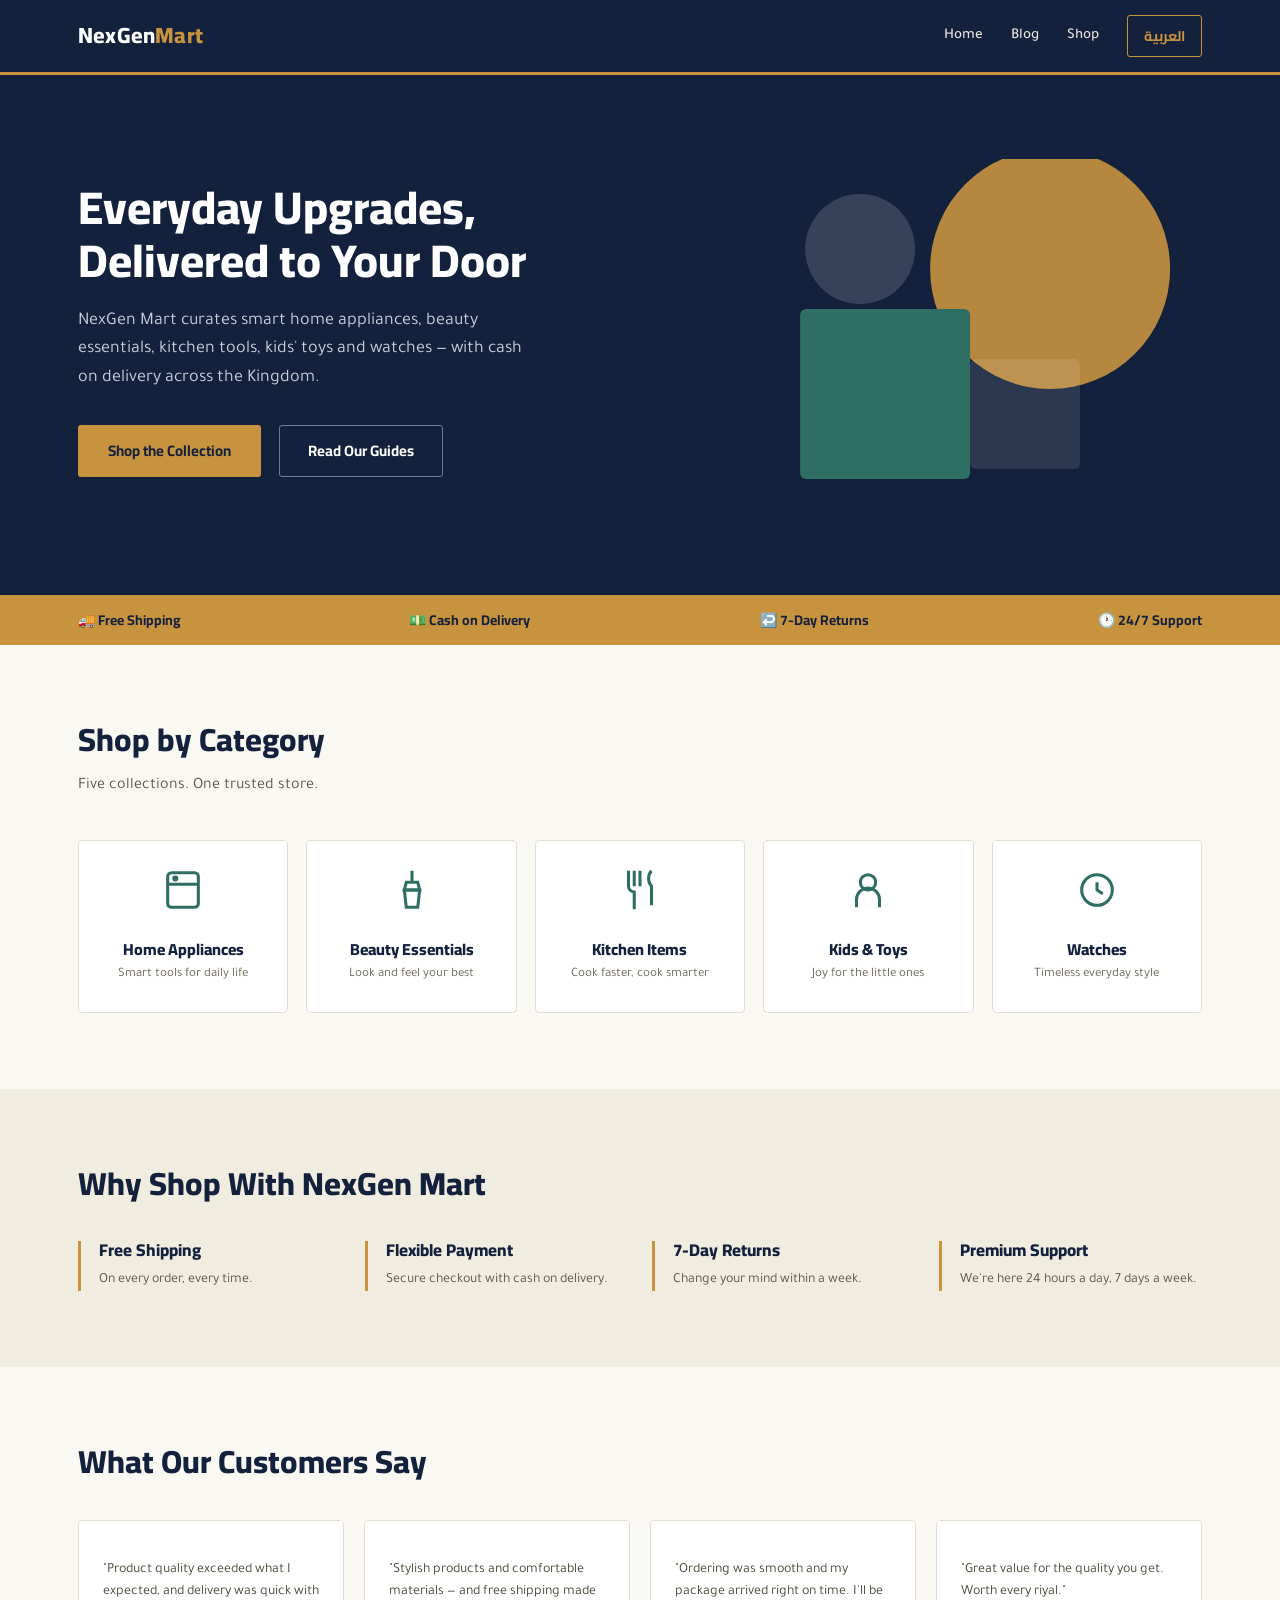
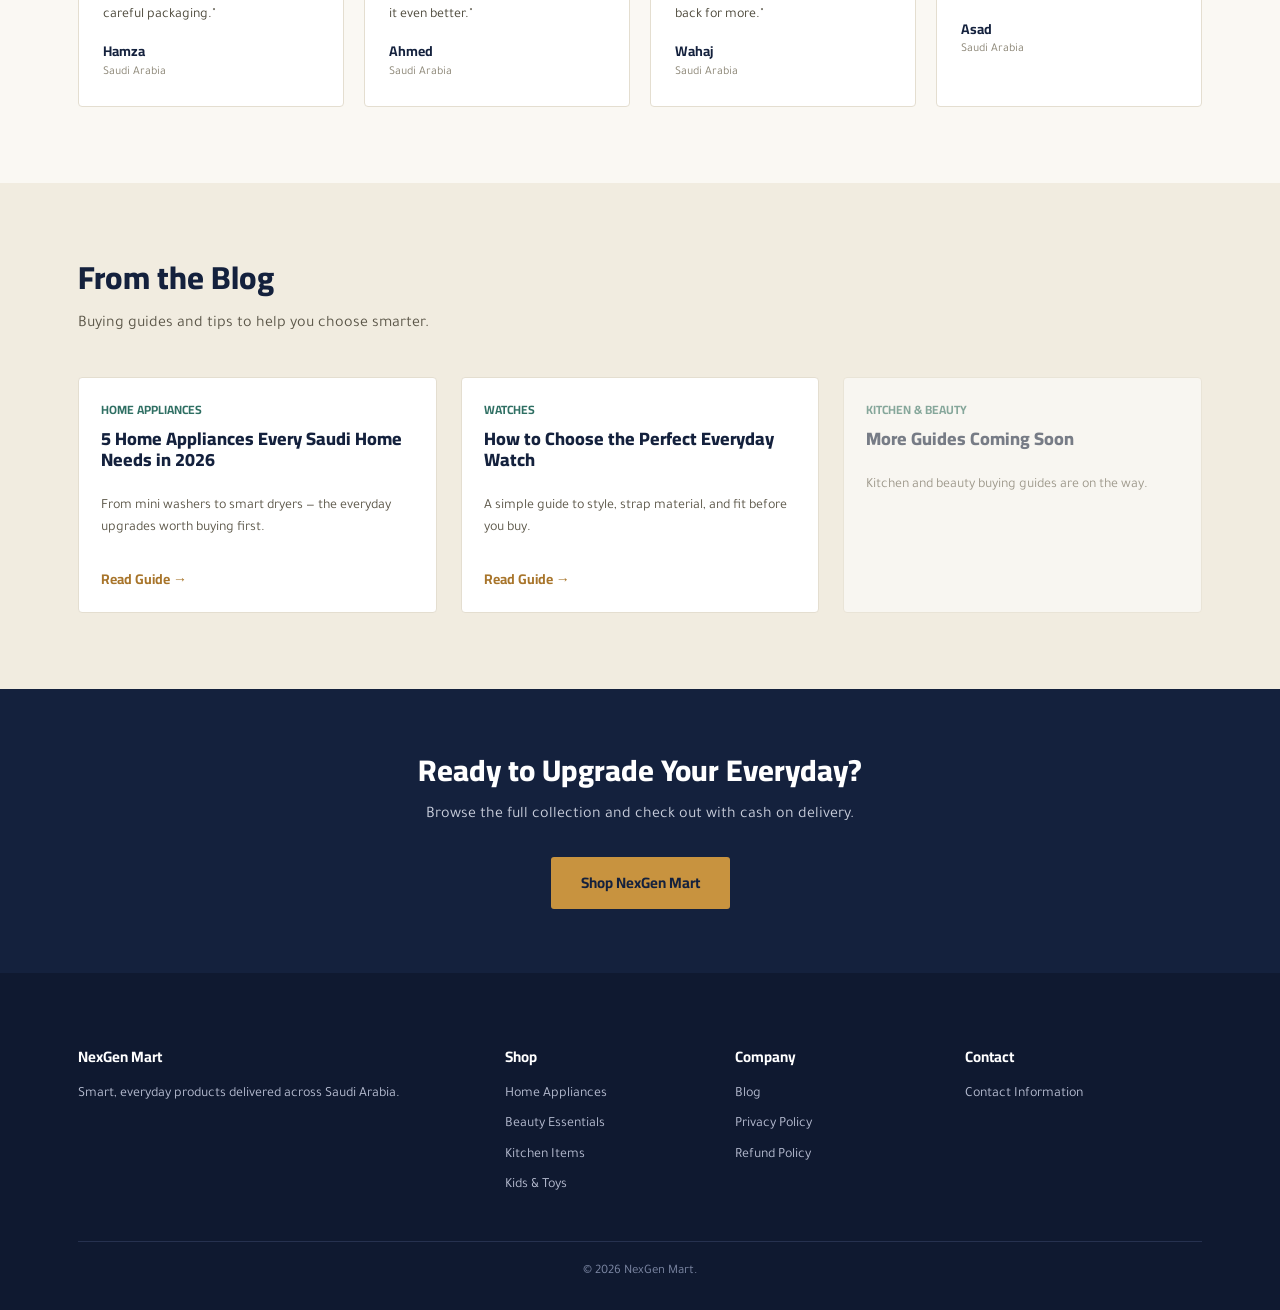
<file: index.html>
<!DOCTYPE html>
<html lang="en">
<head> <meta name="google-site-verification" content="eMzn1IXbjezORakuwNUx6Y2ci_Uy3bj2cBwGa3BstbM" />
<meta charset="UTF-8">
<meta name="viewport" content="width=device-width, initial-scale=1.0">
<title>NexGen Mart — Smart Everyday Finds, Delivered Across Saudi Arabia</title>
<meta name="description" content="NexGen Mart brings you smart home appliances, beauty essentials, kitchen tools, kids' toys and watches — with cash on delivery across Saudi Arabia.">
<link rel="stylesheet" href="style.css">
</head>
<body>

<nav class="site-nav">
  <div class="wrap">
    <div class="brand">NexGen<span>Mart</span></div>
    <div class="nav-links">
      <a href="index.html" class="hide-mobile"><span class="en">Home</span><span class="ar">الرئيسية</span></a>
      <a href="blog.html" class="hide-mobile"><span class="en">Blog</span><span class="ar">المدونة</span></a>
      <a href="https://nexgen-mart-7.myshopify.com/collections/all" class="hide-mobile"><span class="en">Shop</span><span class="ar">تسوق</span></a>
      <button class="lang-btn" onclick="toggleLang()">العربية</button>
    </div>
  </div>
</nav>

<section class="hero">
  <div class="wrap">
    <div>
      <h1>
        <span class="en">Everyday Upgrades, Delivered to Your Door</span>
        <span class="ar">ترقيات يومية توصل إلى باب منزلك</span>
      </h1>
      <p class="lead">
        <span class="en">NexGen Mart curates smart home appliances, beauty essentials, kitchen tools, kids' toys and watches — with cash on delivery across the Kingdom.</span>
        <span class="ar">نكست جين مارت يختار لك أفضل الأجهزة المنزلية الذكية، ومستلزمات التجميل، وأدوات المطبخ، وألعاب الأطفال، والساعات - مع الدفع عند الاستلام في جميع أنحاء المملكة.</span>
      </p>
      <a href="https://nexgen-mart-7.myshopify.com/collections/all" class="btn">
        <span class="en">Shop the Collection</span>
        <span class="ar">تسوق المجموعة</span>
      </a>
      <a href="blog.html" class="btn-outline">
        <span class="en">Read Our Guides</span>
        <span class="ar">اقرأ أدلتنا</span>
      </a>
    </div>
    <div class="hero-shapes">
      <svg viewBox="0 0 400 340" xmlns="http://www.w3.org/2000/svg">
        <circle cx="290" cy="110" r="120" fill="#C8933F" opacity="0.9"/>
        <rect x="40" y="150" width="170" height="170" rx="6" fill="#2F6F63"/>
        <circle cx="100" cy="90" r="55" fill="#FAF8F3" opacity="0.15"/>
        <rect x="210" y="200" width="110" height="110" rx="6" fill="#FAF8F3" opacity="0.1"/>
      </svg>
    </div>
  </div>
</section>

<div class="trust-strip">
  <div class="wrap">
    <span class="en">🚚 Free Shipping</span><span class="ar">🚚 شحن مجاني</span>
    <span class="en">💵 Cash on Delivery</span><span class="ar">💵 الدفع عند الاستلام</span>
    <span class="en">↩️ 7-Day Returns</span><span class="ar">↩️ إرجاع خلال 7 أيام</span>
    <span class="en">🕐 24/7 Support</span><span class="ar">🕐 دعم على مدار الساعة</span>
  </div>
</div>

<section>
  <div class="wrap">
    <div class="section-head">
      <h2><span class="en">Shop by Category</span><span class="ar">تسوق حسب الفئة</span></h2>
      <p><span class="en">Five collections. One trusted store.</span><span class="ar">خمس فئات، متجر واحد تثق به.</span></p>
    </div>
    <div class="cat-grid">
      <a class="cat-card" href="https://nexgen-mart-7.myshopify.com/collections/home-appliances">
        <svg class="cat-icon" viewBox="0 0 24 24" fill="none" stroke="currentColor" stroke-width="1.6"><rect x="4" y="3" width="16" height="18" rx="2"/><line x1="4" y1="9" x2="20" y2="9"/><circle cx="8" cy="6" r="0.8" fill="currentColor"/></svg>
        <h3><span class="en">Home Appliances</span><span class="ar">الأجهزة المنزلية</span></h3>
        <p><span class="en">Smart tools for daily life</span><span class="ar">أدوات ذكية لحياتك اليومية</span></p>
      </a>
      <a class="cat-card" href="https://nexgen-mart-7.myshopify.com/collections/beauty-essentials">
        <svg class="cat-icon" viewBox="0 0 24 24" fill="none" stroke="currentColor" stroke-width="1.6"><path d="M12 2v6M9 8h6l1 4H8l1-4Z"/><path d="M8 12h8l-1 9H9l-1-9Z"/></svg>
        <h3><span class="en">Beauty Essentials</span><span class="ar">مستلزمات التجميل</span></h3>
        <p><span class="en">Look and feel your best</span><span class="ar">اعتني بجمالك</span></p>
      </a>
      <a class="cat-card" href="https://nexgen-mart-7.myshopify.com/collections/kitchen-items">
        <svg class="cat-icon" viewBox="0 0 24 24" fill="none" stroke="currentColor" stroke-width="1.6"><path d="M6 2v8a3 3 0 0 0 3 3v9M9 2v8M12 2v8"/><path d="M18 2c-2 2-2 6 0 8v10"/></svg>
        <h3><span class="en">Kitchen Items</span><span class="ar">أدوات المطبخ</span></h3>
        <p><span class="en">Cook faster, cook smarter</span><span class="ar">اطبخ بسرعة وذكاء</span></p>
      </a>
      <a class="cat-card" href="https://nexgen-mart-7.myshopify.com/collections/kids-toys">
        <svg class="cat-icon" viewBox="0 0 24 24" fill="none" stroke="currentColor" stroke-width="1.6"><circle cx="12" cy="8" r="4"/><path d="M6 21v-4a6 6 0 0 1 12 0v4"/></svg>
        <h3><span class="en">Kids & Toys</span><span class="ar">ألعاب الأطفال</span></h3>
        <p><span class="en">Joy for the little ones</span><span class="ar">فرح للصغار</span></p>
      </a>
      <a class="cat-card" href="https://nexgen-mart-7.myshopify.com/collections/watches">
        <svg class="cat-icon" viewBox="0 0 24 24" fill="none" stroke="currentColor" stroke-width="1.6"><circle cx="12" cy="12" r="8"/><path d="M12 8v4l3 2"/></svg>
        <h3><span class="en">Watches</span><span class="ar">الساعات</span></h3>
        <p><span class="en">Timeless everyday style</span><span class="ar">أناقة يومية خالدة</span></p>
      </a>
    </div>
  </div>
</section>

<section class="tint-section">
  <div class="wrap">
    <div class="section-head">
      <h2><span class="en">Why Shop With NexGen Mart</span><span class="ar">لماذا تتسوق من نكست جين مارت</span></h2>
    </div>
    <div class="why-grid">
      <div class="why-item">
        <h3><span class="en">Free Shipping</span><span class="ar">شحن مجاني</span></h3>
        <p><span class="en">On every order, every time.</span><span class="ar">على كل طلب، في كل مرة.</span></p>
      </div>
      <div class="why-item">
        <h3><span class="en">Flexible Payment</span><span class="ar">دفع مرن</span></h3>
        <p><span class="en">Secure checkout with cash on delivery.</span><span class="ar">دفع آمن مع خيار الدفع عند الاستلام.</span></p>
      </div>
      <div class="why-item">
        <h3><span class="en">7-Day Returns</span><span class="ar">إرجاع خلال 7 أيام</span></h3>
        <p><span class="en">Change your mind within a week.</span><span class="ar">غيّر رأيك خلال أسبوع من الاستلام.</span></p>
      </div>
      <div class="why-item">
        <h3><span class="en">Premium Support</span><span class="ar">دعم مميز</span></h3>
        <p><span class="en">We're here 24 hours a day, 7 days a week.</span><span class="ar">نحن هنا على مدار الساعة طوال أيام الأسبوع.</span></p>
      </div>
    </div>
  </div>
</section>

<section>
  <div class="wrap">
    <div class="section-head">
      <h2><span class="en">What Our Customers Say</span><span class="ar">ماذا يقول عملاؤنا</span></h2>
    </div>
    <div class="testi-grid">
      <div class="testi-card">
        <p><span class="en">"Product quality exceeded what I expected, and delivery was quick with careful packaging."</span><span class="ar">"جودة المنتج فاقت توقعاتي، والتوصيل كان سريعاً مع تغليف عناية."</span></p>
        <div class="testi-name">Hamza</div>
        <div class="testi-loc"><span class="en">Saudi Arabia</span><span class="ar">المملكة العربية السعودية</span></div>
      </div>
      <div class="testi-card">
        <p><span class="en">"Stylish products and comfortable materials — and free shipping made it even better."</span><span class="ar">"منتجات أنيقة وخامات مريحة، والشحن المجاني زاد التجربة تميزاً."</span></p>
        <div class="testi-name">Ahmed</div>
        <div class="testi-loc"><span class="en">Saudi Arabia</span><span class="ar">المملكة العربية السعودية</span></div>
      </div>
      <div class="testi-card">
        <p><span class="en">"Ordering was smooth and my package arrived right on time. I'll be back for more."</span><span class="ar">"عملية الطلب كانت سهلة ووصل طردي في الوقت المحدد. سأطلب مرة أخرى بالتأكيد."</span></p>
        <div class="testi-name">Wahaj</div>
        <div class="testi-loc"><span class="en">Saudi Arabia</span><span class="ar">المملكة العربية السعودية</span></div>
      </div>
      <div class="testi-card">
        <p><span class="en">"Great value for the quality you get. Worth every riyal."</span><span class="ar">"قيمة ممتازة مقابل الجودة. يستحق كل ريال."</span></p>
        <div class="testi-name">Asad</div>
        <div class="testi-loc"><span class="en">Saudi Arabia</span><span class="ar">المملكة العربية السعودية</span></div>
      </div>
    </div>
  </div>
</section>

<section class="tint-section">
  <div class="wrap">
    <div class="section-head">
      <h2><span class="en">From the Blog</span><span class="ar">من المدونة</span></h2>
      <p><span class="en">Buying guides and tips to help you choose smarter.</span><span class="ar">أدلة شراء ونصائح تساعدك على الاختيار بذكاء.</span></p>
    </div>
    <div class="blog-grid">
      <a class="blog-card" href="blog-home-appliances.html">
        <div class="blog-card-body">
          <div class="blog-tag"><span class="en">HOME APPLIANCES</span><span class="ar">الأجهزة المنزلية</span></div>
          <h3><span class="en">5 Home Appliances Every Saudi Home Needs in 2026</span><span class="ar">5 أجهزة منزلية يحتاجها كل منزل سعودي في 2026</span></h3>
          <p><span class="en">From mini washers to smart dryers — the everyday upgrades worth buying first.</span><span class="ar">من الغسالات الصغيرة إلى المجففات الذكية - أفضل الترقيات التي تستحق الشراء أولاً.</span></p>
          <div class="read-more"><span class="en">Read Guide →</span><span class="ar">اقرأ الدليل ←</span></div>
        </div>
      </a>
      <a class="blog-card" href="blog-watches.html">
        <div class="blog-card-body">
          <div class="blog-tag"><span class="en">WATCHES</span><span class="ar">الساعات</span></div>
          <h3><span class="en">How to Choose the Perfect Everyday Watch</span><span class="ar">كيف تختار الساعة اليومية المثالية</span></h3>
          <p><span class="en">A simple guide to style, strap material, and fit before you buy.</span><span class="ar">دليل بسيط حول الطراز وخامة السوار والمقاس قبل الشراء.</span></p>
          <div class="read-more"><span class="en">Read Guide →</span><span class="ar">اقرأ الدليل ←</span></div>
        </div>
      </a>
      <div class="blog-card disabled">
        <div class="blog-card-body">
          <div class="blog-tag"><span class="en">KITCHEN & BEAUTY</span><span class="ar">المطبخ والتجميل</span></div>
          <h3><span class="en">More Guides Coming Soon</span><span class="ar">المزيد من الأدلة قريباً</span></h3>
          <p><span class="en">Kitchen and beauty buying guides are on the way.</span><span class="ar">أدلة شراء للمطبخ والتجميل قادمة قريباً.</span></p>
        </div>
      </div>
    </div>
  </div>
</section>

<div class="cta-band">
  <div class="wrap">
    <h2><span class="en">Ready to Upgrade Your Everyday?</span><span class="ar">جاهز لترقية يومك؟</span></h2>
    <p><span class="en">Browse the full collection and check out with cash on delivery.</span><span class="ar">تصفح المجموعة الكاملة وأكمل طلبك بالدفع عند الاستلام.</span></p>
    <a href="https://nexgen-mart-7.myshopify.com/collections/all" class="btn">
      <span class="en">Shop NexGen Mart</span><span class="ar">تسوق من نكست جين مارت</span>
    </a>
  </div>
</div>

<footer>
  <div class="wrap">
    <div class="footer-grid">
      <div>
        <h4>NexGen Mart</h4>
        <p><span class="en">Smart, everyday products delivered across Saudi Arabia.</span><span class="ar">منتجات ذكية للاستخدام اليومي، توصل إلى جميع أنحاء المملكة.</span></p>
      </div>
      <div>
        <h4><span class="en">Shop</span><span class="ar">تسوق</span></h4>
        <ul>
          <li><a href="https://nexgen-mart-7.myshopify.com/collections/home-appliances"><span class="en">Home Appliances</span><span class="ar">الأجهزة المنزلية</span></a></li>
          <li><a href="https://nexgen-mart-7.myshopify.com/collections/beauty-essentials"><span class="en">Beauty Essentials</span><span class="ar">مستلزمات التجميل</span></a></li>
          <li><a href="https://nexgen-mart-7.myshopify.com/collections/kitchen-items"><span class="en">Kitchen Items</span><span class="ar">أدوات المطبخ</span></a></li>
          <li><a href="https://nexgen-mart-7.myshopify.com/collections/kids-toys"><span class="en">Kids & Toys</span><span class="ar">ألعاب الأطفال</span></a></li>
        </ul>
      </div>
      <div>
        <h4><span class="en">Company</span><span class="ar">الشركة</span></h4>
        <ul>
          <li><a href="blog.html"><span class="en">Blog</span><span class="ar">المدونة</span></a></li>
          <li><a href="https://nexgen-mart-7.myshopify.com/policies/privacy-policy"><span class="en">Privacy Policy</span><span class="ar">سياسة الخصوصية</span></a></li>
          <li><a href="https://nexgen-mart-7.myshopify.com/policies/refund-policy"><span class="en">Refund Policy</span><span class="ar">سياسة الاسترجاع</span></a></li>
        </ul>
      </div>
      <div>
        <h4><span class="en">Contact</span><span class="ar">تواصل معنا</span></h4>
        <ul>
          <li><a href="https://nexgen-mart-7.myshopify.com/policies/contact-information"><span class="en">Contact Information</span><span class="ar">معلومات التواصل</span></a></li>
        </ul>
      </div>
    </div>
    <div class="footer-bottom">© 2026 NexGen Mart.</div>
  </div>
</footer>

<script src="script.js"></script>
</body>
</html>
</file>
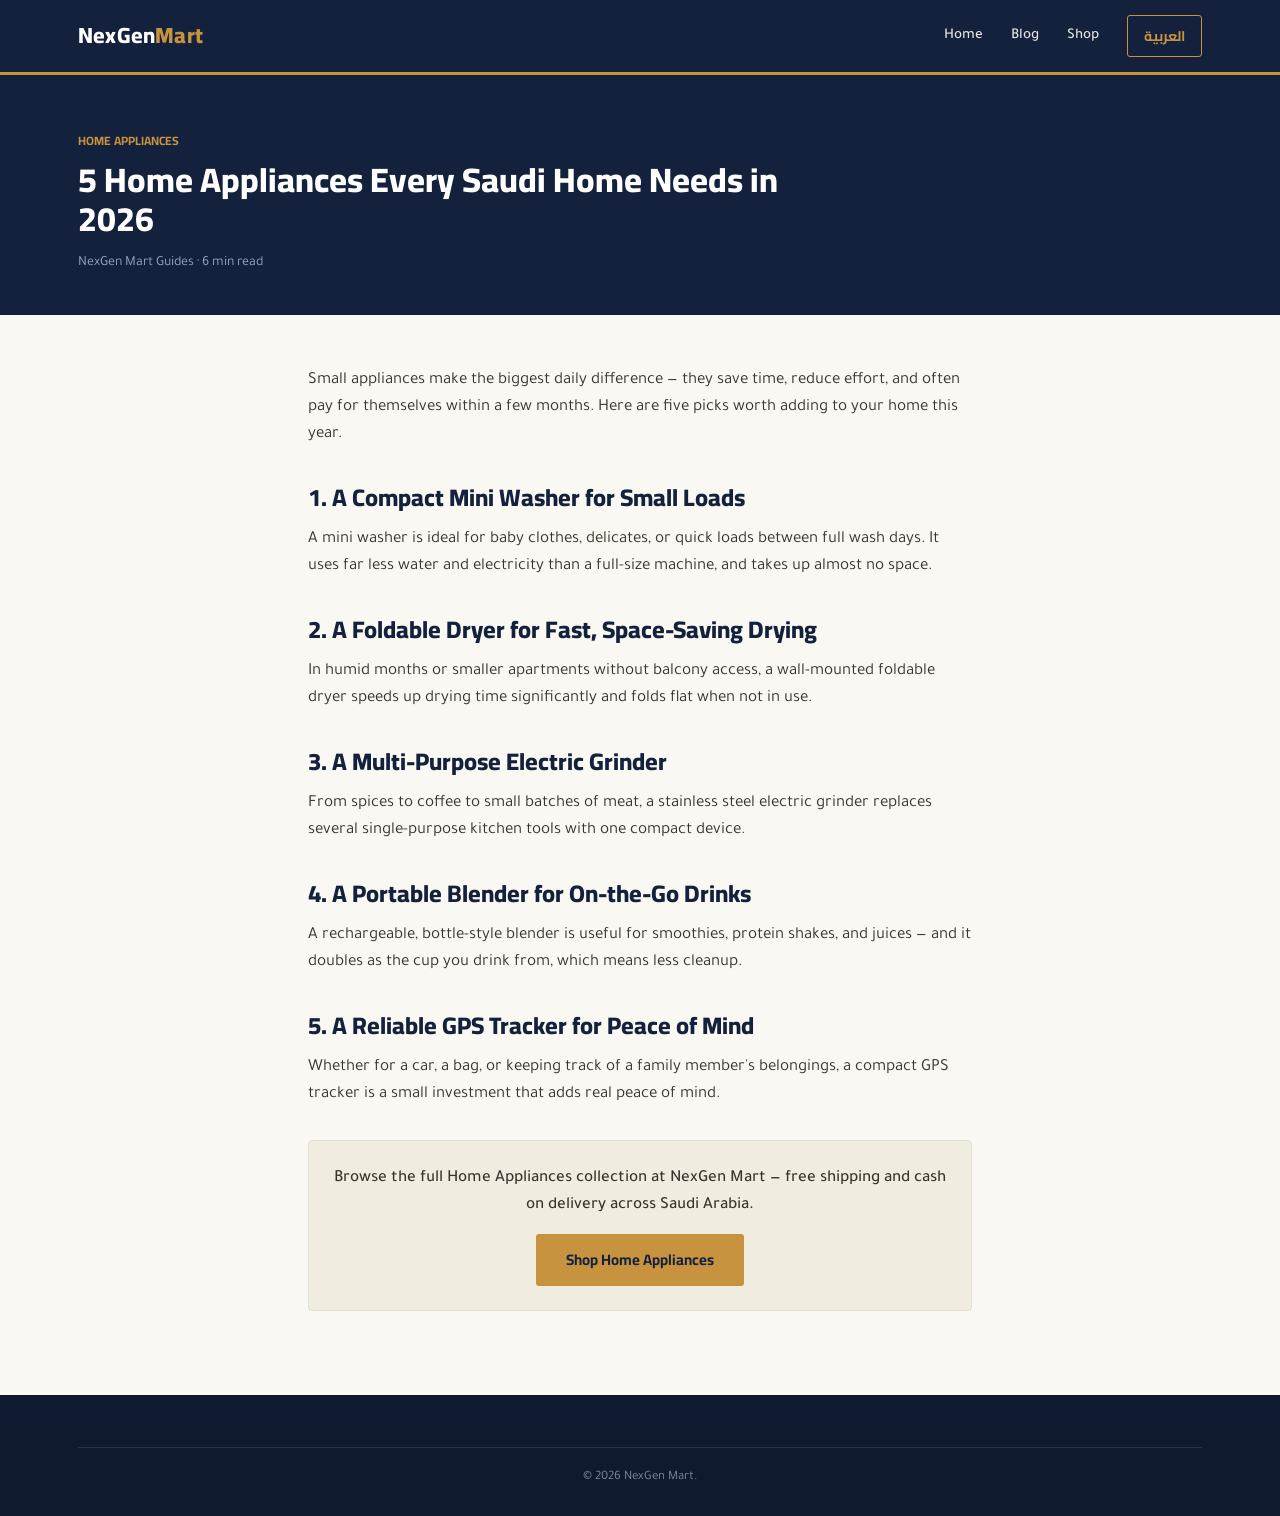
<file: blog-home-appliances.html>
<!DOCTYPE html>
<html lang="en">
<head>
<meta charset="UTF-8">
<meta name="viewport" content="width=device-width, initial-scale=1.0">
<title>5 Home Appliances Every Saudi Home Needs in 2026 | NexGen Mart</title>
<meta name="description" content="A practical buying guide to the small home appliances that save time and effort in Saudi households — from mini washers to portable dryers.">
<link rel="stylesheet" href="style.css">
</head>
<body>

<nav class="site-nav">
  <div class="wrap">
    <div class="brand">NexGen<span>Mart</span></div>
    <div class="nav-links">
      <a href="index.html" class="hide-mobile"><span class="en">Home</span><span class="ar">الرئيسية</span></a>
      <a href="blog.html" class="hide-mobile"><span class="en">Blog</span><span class="ar">المدونة</span></a>
      <a href="https://nexgen-mart-7.myshopify.com/collections/all" class="hide-mobile"><span class="en">Shop</span><span class="ar">تسوق</span></a>
      <button class="lang-btn" onclick="toggleLang()">العربية</button>
    </div>
  </div>
</nav>

<div class="article-hero">
  <div class="wrap">
    <div class="blog-tag"><span class="en">HOME APPLIANCES</span><span class="ar">الأجهزة المنزلية</span></div>
    <h1>
      <span class="en">5 Home Appliances Every Saudi Home Needs in 2026</span>
      <span class="ar">5 أجهزة منزلية يحتاجها كل منزل سعودي في 2026</span>
    </h1>
    <div class="article-meta">
      <span class="en">NexGen Mart Guides · 6 min read</span>
      <span class="ar">أدلة نكست جين مارت · 6 دقائق قراءة</span>
    </div>
  </div>
</div>

<div class="article-body">
  <p>
    <span class="en">Small appliances make the biggest daily difference — they save time, reduce effort, and often pay for themselves within a few months. Here are five picks worth adding to your home this year.</span>
    <span class="ar">الأجهزة الصغيرة تصنع أكبر فرق في يومك - فهي توفر الوقت وتقلل الجهد، وغالباً ما تعوض تكلفتها خلال أشهر قليلة. إليك خمسة اختيارات تستحق إضافتها لمنزلك هذا العام.</span>
  </p>

  <h2><span class="en">1. A Compact Mini Washer for Small Loads</span><span class="ar">1. غسالة صغيرة للأحمال الخفيفة</span></h2>
  <p>
    <span class="en">A mini washer is ideal for baby clothes, delicates, or quick loads between full wash days. It uses far less water and electricity than a full-size machine, and takes up almost no space.</span>
    <span class="ar">الغسالة الصغيرة مثالية لملابس الأطفال أو القطع الحساسة أو الغسلات السريعة بين أيام الغسيل الكاملة. تستهلك كمية أقل بكثير من الماء والكهرباء مقارنة بالغسالة الكبيرة، ولا تأخذ مساحة تُذكر.</span>
  </p>

  <h2><span class="en">2. A Foldable Dryer for Fast, Space-Saving Drying</span><span class="ar">2. مجفف قابل للطي للتجفيف السريع وتوفير المساحة</span></h2>
  <p>
    <span class="en">In humid months or smaller apartments without balcony access, a wall-mounted foldable dryer speeds up drying time significantly and folds flat when not in use.</span>
    <span class="ar">في الأشهر الرطبة أو الشقق الصغيرة التي لا تملك شرفة، يسرّع المجفف القابل للطي والمثبت على الحائط عملية التجفيف بشكل كبير، ويُطوى بشكل مسطح عند عدم الاستخدام.</span>
  </p>

  <h2><span class="en">3. A Multi-Purpose Electric Grinder</span><span class="ar">3. مطحنة كهربائية متعددة الاستخدامات</span></h2>
  <p>
    <span class="en">From spices to coffee to small batches of meat, a stainless steel electric grinder replaces several single-purpose kitchen tools with one compact device.</span>
    <span class="ar">من التوابل إلى القهوة إلى كميات صغيرة من اللحم، تحل المطحنة الكهربائية من الفولاذ المقاوم للصدأ محل عدة أدوات مطبخ أحادية الغرض بجهاز واحد مدمج.</span>
  </p>

  <h2><span class="en">4. A Portable Blender for On-the-Go Drinks</span><span class="ar">4. خلاط محمول للمشروبات أثناء التنقل</span></h2>
  <p>
    <span class="en">A rechargeable, bottle-style blender is useful for smoothies, protein shakes, and juices — and it doubles as the cup you drink from, which means less cleanup.</span>
    <span class="ar">الخلاط القابل للشحن على شكل زجاجة مفيد للعصائر والمخفوقات، ويُستخدم أيضاً كوباً للشرب مباشرة، مما يعني تنظيفاً أقل.</span>
  </p>

  <h2><span class="en">5. A Reliable GPS Tracker for Peace of Mind</span><span class="ar">5. جهاز تتبع GPS موثوق لراحة البال</span></h2>
  <p>
    <span class="en">Whether for a car, a bag, or keeping track of a family member's belongings, a compact GPS tracker is a small investment that adds real peace of mind.</span>
    <span class="ar">سواء للسيارة أو الحقيبة أو لتتبع أغراض أحد أفراد العائلة، يُعد جهاز تتبع GPS المدمج استثماراً صغيراً يمنحك راحة بال حقيقية.</span>
  </p>

  <div class="article-cta">
    <p><span class="en">Browse the full Home Appliances collection at NexGen Mart — free shipping and cash on delivery across Saudi Arabia.</span><span class="ar">تصفح مجموعة الأجهزة المنزلية الكاملة في نكست جين مارت - شحن مجاني ودفع عند الاستلام في جميع أنحاء المملكة.</span></p>
    <a href="https://nexgen-mart-7.myshopify.com/collections/home-appliances" class="btn" style="background:var(--gold); color:var(--navy);">
      <span class="en">Shop Home Appliances</span><span class="ar">تسوق الأجهزة المنزلية</span>
    </a>
  </div>
</div>

<footer>
  <div class="wrap">
    <div class="footer-bottom">© 2026 NexGen Mart.</div>
  </div>
</footer>

<script src="script.js"></script>
</body>
</html>
</file>
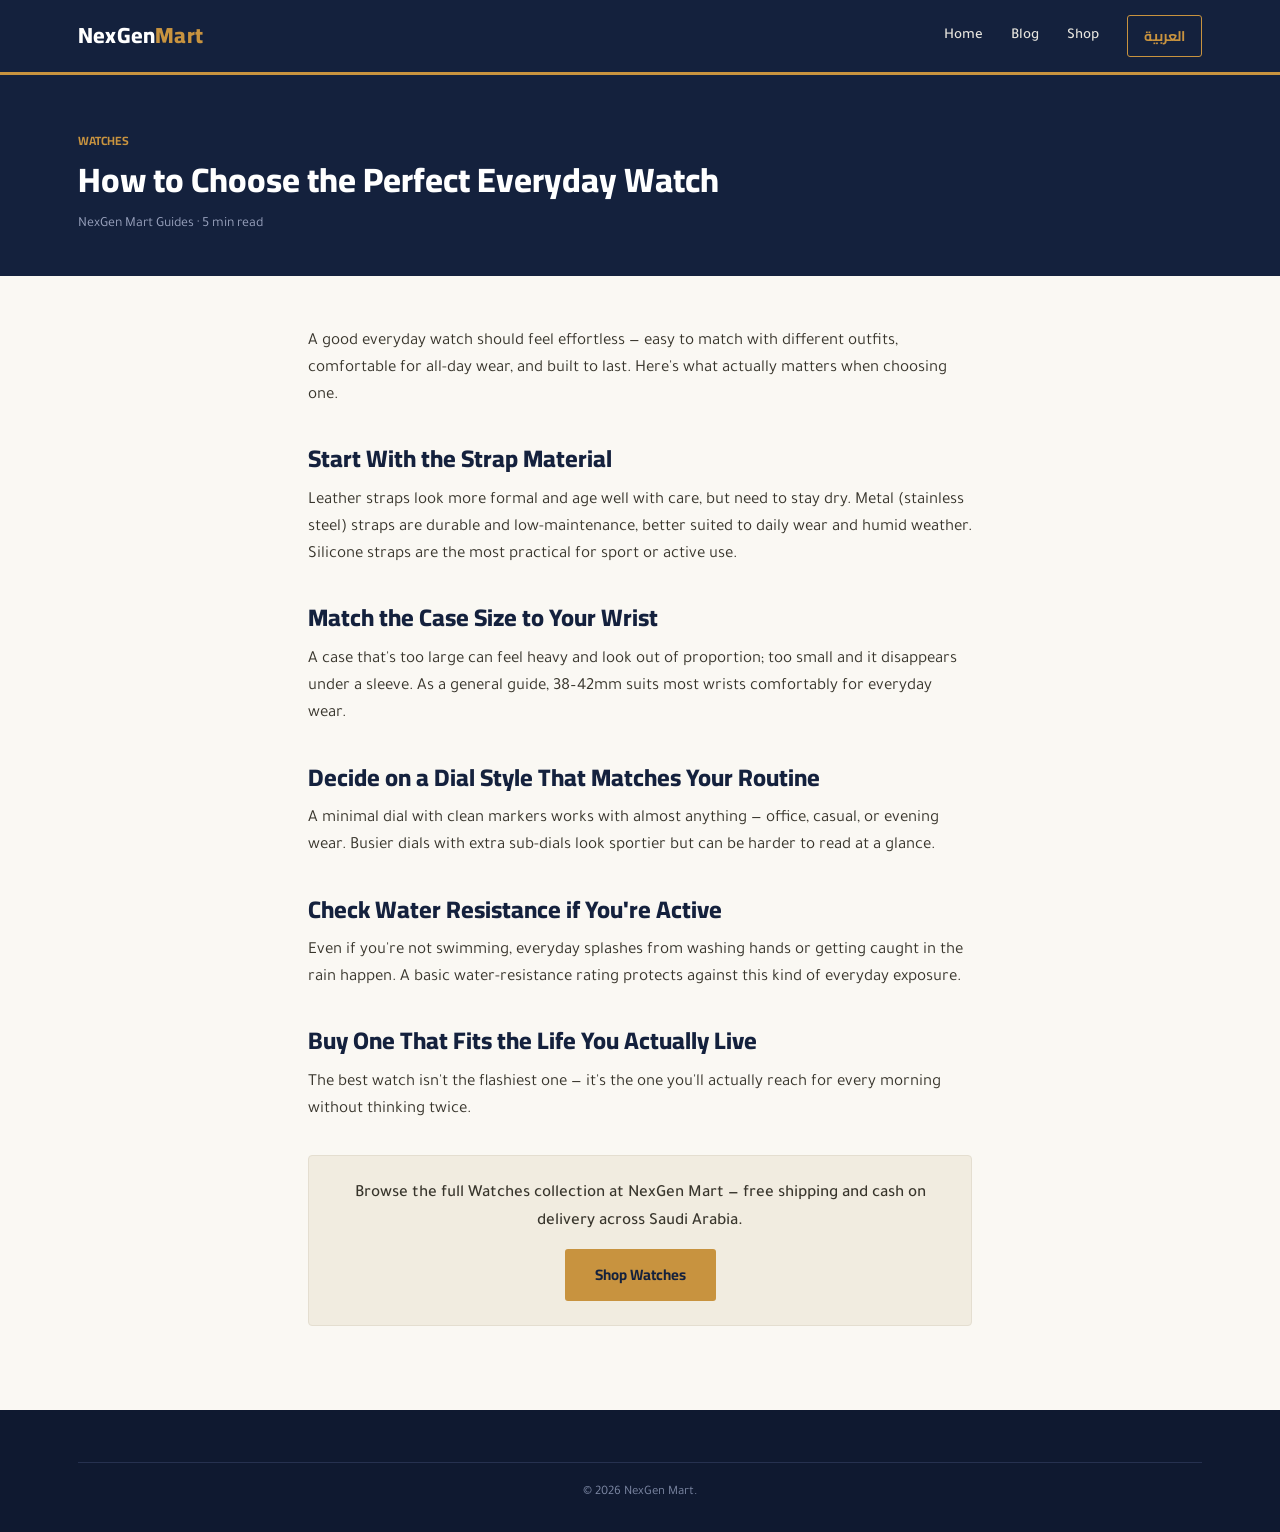
<file: blog-watches.html>
<!DOCTYPE html>
<html lang="en">
<head>
<meta charset="UTF-8">
<meta name="viewport" content="width=device-width, initial-scale=1.0">
<title>How to Choose the Perfect Everyday Watch | NexGen Mart</title>
<meta name="description" content="A simple buying guide to choosing an everyday watch — style, strap material, case size, and fit — from NexGen Mart.">
<link rel="stylesheet" href="style.css">
</head>
<body>

<nav class="site-nav">
  <div class="wrap">
    <div class="brand">NexGen<span>Mart</span></div>
    <div class="nav-links">
      <a href="index.html" class="hide-mobile"><span class="en">Home</span><span class="ar">الرئيسية</span></a>
      <a href="blog.html" class="hide-mobile"><span class="en">Blog</span><span class="ar">المدونة</span></a>
      <a href="https://nexgen-mart-7.myshopify.com/collections/all" class="hide-mobile"><span class="en">Shop</span><span class="ar">تسوق</span></a>
      <button class="lang-btn" onclick="toggleLang()">العربية</button>
    </div>
  </div>
</nav>

<div class="article-hero">
  <div class="wrap">
    <div class="blog-tag"><span class="en">WATCHES</span><span class="ar">الساعات</span></div>
    <h1>
      <span class="en">How to Choose the Perfect Everyday Watch</span>
      <span class="ar">كيف تختار الساعة اليومية المثالية</span>
    </h1>
    <div class="article-meta">
      <span class="en">NexGen Mart Guides · 5 min read</span>
      <span class="ar">أدلة نكست جين مارت · 5 دقائق قراءة</span>
    </div>
  </div>
</div>

<div class="article-body">
  <p>
    <span class="en">A good everyday watch should feel effortless — easy to match with different outfits, comfortable for all-day wear, and built to last. Here's what actually matters when choosing one.</span>
    <span class="ar">الساعة اليومية الجيدة يجب أن تكون سهلة الاستخدام - يسهل تنسيقها مع الملابس المختلفة، ومريحة للارتداء طوال اليوم، ومصنوعة لتدوم طويلاً. إليك ما يهم فعلاً عند اختيارها.</span>
  </p>

  <h2><span class="en">Start With the Strap Material</span><span class="ar">ابدأ بخامة السوار</span></h2>
  <p>
    <span class="en">Leather straps look more formal and age well with care, but need to stay dry. Metal (stainless steel) straps are durable and low-maintenance, better suited to daily wear and humid weather. Silicone straps are the most practical for sport or active use.</span>
    <span class="ar">أسوار الجلد تبدو أكثر رسمية وتتحسن مظهراً مع العناية، لكنها تحتاج للبقاء جافة. أسوار المعدن (الفولاذ المقاوم للصدأ) متينة وقليلة الصيانة، وأنسب للارتداء اليومي والطقس الرطب. أسوار السيليكون هي الأكثر عملية للاستخدام الرياضي أو النشط.</span>
  </p>

  <h2><span class="en">Match the Case Size to Your Wrist</span><span class="ar">اختر حجم الهيكل المناسب لمعصمك</span></h2>
  <p>
    <span class="en">A case that's too large can feel heavy and look out of proportion; too small and it disappears under a sleeve. As a general guide, 38–42mm suits most wrists comfortably for everyday wear.</span>
    <span class="ar">الهيكل الكبير جداً قد يبدو ثقيلاً وغير متناسب، والصغير جداً قد يختفي تحت الكم. كقاعدة عامة، يناسب قياس 38-42 ملم معظم المعاصم بشكل مريح للاستخدام اليومي.</span>
  </p>

  <h2><span class="en">Decide on a Dial Style That Matches Your Routine</span><span class="ar">اختر تصميم القرص المناسب لروتينك</span></h2>
  <p>
    <span class="en">A minimal dial with clean markers works with almost anything — office, casual, or evening wear. Busier dials with extra sub-dials look sportier but can be harder to read at a glance.</span>
    <span class="ar">القرص البسيط ذو العلامات الواضحة يناسب كل شيء تقريباً - المكتب، الملابس العادية، أو المناسبات المسائية. الأقراص المزدحمة بعقارب إضافية تبدو أكثر رياضية لكن قراءتها قد تكون أصعب بلمحة سريعة.</span>
  </p>

  <h2><span class="en">Check Water Resistance if You're Active</span><span class="ar">تحقق من مقاومة الماء إذا كنت نشطاً</span></h2>
  <p>
    <span class="en">Even if you're not swimming, everyday splashes from washing hands or getting caught in the rain happen. A basic water-resistance rating protects against this kind of everyday exposure.</span>
    <span class="ar">حتى لو لم تكن تسبح، فإن الرذاذ اليومي من غسل اليدين أو التعرض للمطر أمر وارد. تصنيف مقاومة الماء الأساسي يحمي من هذا النوع من التعرض اليومي.</span>
  </p>

  <h2><span class="en">Buy One That Fits the Life You Actually Live</span><span class="ar">اشترِ ما يناسب حياتك الفعلية</span></h2>
  <p>
    <span class="en">The best watch isn't the flashiest one — it's the one you'll actually reach for every morning without thinking twice.</span>
    <span class="ar">أفضل ساعة ليست الأكثر بريقاً - بل هي التي تصل إليها كل صباح دون تردد.</span>
  </p>

  <div class="article-cta">
    <p><span class="en">Browse the full Watches collection at NexGen Mart — free shipping and cash on delivery across Saudi Arabia.</span><span class="ar">تصفح مجموعة الساعات الكاملة في نكست جين مارت - شحن مجاني ودفع عند الاستلام في جميع أنحاء المملكة.</span></p>
    <a href="https://nexgen-mart-7.myshopify.com/collections/watches" class="btn" style="background:var(--gold); color:var(--navy);">
      <span class="en">Shop Watches</span><span class="ar">تسوق الساعات</span>
    </a>
  </div>
</div>

<footer>
  <div class="wrap">
    <div class="footer-bottom">© 2026 NexGen Mart.</div>
  </div>
</footer>

<script src="script.js"></script>
</body>
</html>
</file>
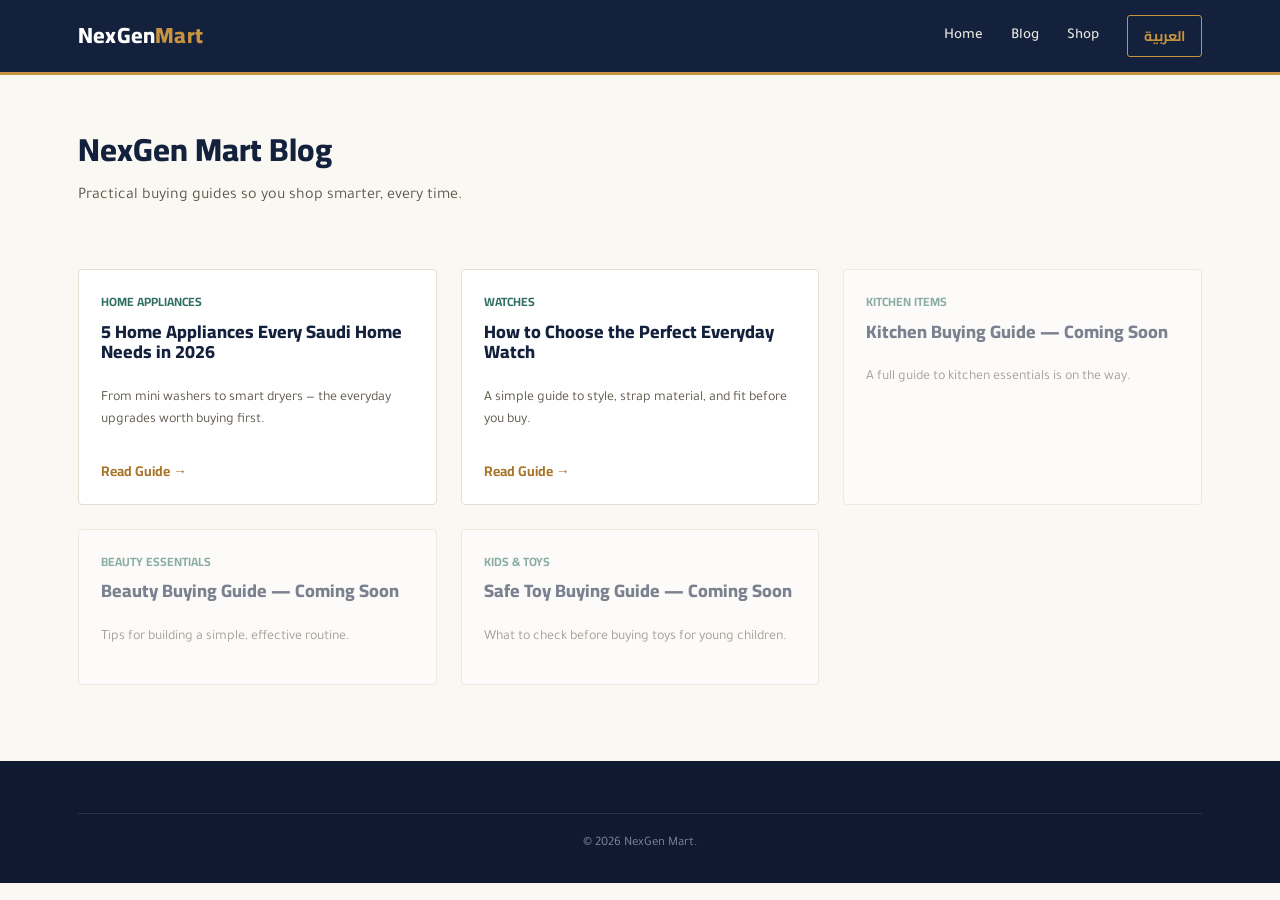
<file: blog.html>
<!DOCTYPE html>
<html lang="en">
<head>
<meta charset="UTF-8">
<meta name="viewport" content="width=device-width, initial-scale=1.0">
<title>NexGen Mart Blog — Buying Guides & Tips</title>
<meta name="description" content="Buying guides and everyday tips from NexGen Mart — home appliances, watches, kitchen tools and beauty essentials.">
<link rel="stylesheet" href="style.css">
</head>
<body>

<nav class="site-nav">
  <div class="wrap">
    <div class="brand">NexGen<span>Mart</span></div>
    <div class="nav-links">
      <a href="index.html" class="hide-mobile"><span class="en">Home</span><span class="ar">الرئيسية</span></a>
      <a href="blog.html" class="hide-mobile"><span class="en">Blog</span><span class="ar">المدونة</span></a>
      <a href="https://nexgen-mart-7.myshopify.com/collections/all" class="hide-mobile"><span class="en">Shop</span><span class="ar">تسوق</span></a>
      <button class="lang-btn" onclick="toggleLang()">العربية</button>
    </div>
  </div>
</nav>

<section style="padding-top:56px; padding-bottom: 20px;">
  <div class="wrap">
    <div class="section-head">
      <h2><span class="en">NexGen Mart Blog</span><span class="ar">مدونة نكست جين مارت</span></h2>
      <p><span class="en">Practical buying guides so you shop smarter, every time.</span><span class="ar">أدلة شراء عملية لتتسوق بذكاء في كل مرة.</span></p>
    </div>
  </div>
</section>

<section style="padding-top:0;">
  <div class="wrap">
    <div class="blog-grid">
      <a class="blog-card" href="blog-home-appliances.html">
        <div class="blog-card-body">
          <div class="blog-tag"><span class="en">HOME APPLIANCES</span><span class="ar">الأجهزة المنزلية</span></div>
          <h3><span class="en">5 Home Appliances Every Saudi Home Needs in 2026</span><span class="ar">5 أجهزة منزلية يحتاجها كل منزل سعودي في 2026</span></h3>
          <p><span class="en">From mini washers to smart dryers — the everyday upgrades worth buying first.</span><span class="ar">من الغسالات الصغيرة إلى المجففات الذكية - أفضل الترقيات التي تستحق الشراء أولاً.</span></p>
          <div class="read-more"><span class="en">Read Guide →</span><span class="ar">اقرأ الدليل ←</span></div>
        </div>
      </a>
      <a class="blog-card" href="blog-watches.html">
        <div class="blog-card-body">
          <div class="blog-tag"><span class="en">WATCHES</span><span class="ar">الساعات</span></div>
          <h3><span class="en">How to Choose the Perfect Everyday Watch</span><span class="ar">كيف تختار الساعة اليومية المثالية</span></h3>
          <p><span class="en">A simple guide to style, strap material, and fit before you buy.</span><span class="ar">دليل بسيط حول الطراز وخامة السوار والمقاس قبل الشراء.</span></p>
          <div class="read-more"><span class="en">Read Guide →</span><span class="ar">اقرأ الدليل ←</span></div>
        </div>
      </a>
      <div class="blog-card disabled">
        <div class="blog-card-body">
          <div class="blog-tag"><span class="en">KITCHEN ITEMS</span><span class="ar">أدوات المطبخ</span></div>
          <h3><span class="en">Kitchen Buying Guide — Coming Soon</span><span class="ar">دليل شراء أدوات المطبخ - قريباً</span></h3>
          <p><span class="en">A full guide to kitchen essentials is on the way.</span><span class="ar">دليل شامل لمستلزمات المطبخ قادم قريباً.</span></p>
        </div>
      </div>
      <div class="blog-card disabled">
        <div class="blog-card-body">
          <div class="blog-tag"><span class="en">BEAUTY ESSENTIALS</span><span class="ar">مستلزمات التجميل</span></div>
          <h3><span class="en">Beauty Buying Guide — Coming Soon</span><span class="ar">دليل شراء مستلزمات التجميل - قريباً</span></h3>
          <p><span class="en">Tips for building a simple, effective routine.</span><span class="ar">نصائح لبناء روتين بسيط وفعال.</span></p>
        </div>
      </div>
      <div class="blog-card disabled">
        <div class="blog-card-body">
          <div class="blog-tag"><span class="en">KIDS & TOYS</span><span class="ar">ألعاب الأطفال</span></div>
          <h3><span class="en">Safe Toy Buying Guide — Coming Soon</span><span class="ar">دليل شراء ألعاب آمنة - قريباً</span></h3>
          <p><span class="en">What to check before buying toys for young children.</span><span class="ar">ما يجب التحقق منه قبل شراء ألعاب للأطفال الصغار.</span></p>
        </div>
      </div>
    </div>
  </div>
</section>

<footer>
  <div class="wrap">
    <div class="footer-bottom">© 2026 NexGen Mart.</div>
  </div>
</footer>

<script src="script.js"></script>
</body>
</html>
</file>
<file: style.css>
@import url('https://fonts.googleapis.com/css2?family=Cairo:wght@600;700;800&family=Tajawal:wght@400;500;700&display=swap');

:root {
  --navy: #14213D;
  --navy-light: #223259;
  --cream: #FAF8F3;
  --gold: #C8933F;
  --gold-dark: #A8752B;
  --teal: #2F6F63;
  --charcoal: #232323;
  --line: #E4DED0;
  --white: #FFFFFF;
}

* { box-sizing: border-box; }

html, body { margin: 0; padding: 0; }

body {
  background: var(--cream);
  color: var(--charcoal);
  font-family: 'Tajawal', sans-serif;
  line-height: 1.6;
  -webkit-font-smoothing: antialiased;
}

h1, h2, h3, .display {
  font-family: 'Cairo', sans-serif;
  font-weight: 800;
  color: var(--navy);
  margin: 0;
  line-height: 1.15;
}

a { color: inherit; text-decoration: none; }
img { max-width: 100%; display: block; }

/* Language toggling: default lang=en, hide .ar; when html[lang=ar], hide .en */
html[lang="en"] .ar { display: none; }
html[lang="ar"] .en { display: none; }
html[lang="ar"] body { font-family: 'Tajawal', sans-serif; }
html[lang="ar"] { direction: rtl; }
html[lang="en"] { direction: ltr; }

.wrap {
  max-width: 1180px;
  margin: 0 auto;
  padding: 0 28px;
}

/* ---------- Nav ---------- */
.site-nav {
  position: sticky;
  top: 0;
  z-index: 50;
  background: var(--navy);
  border-bottom: 3px solid var(--gold);
}
.site-nav .wrap {
  display: flex;
  align-items: center;
  justify-content: space-between;
  height: 72px;
}
.brand {
  font-family: 'Cairo', sans-serif;
  font-weight: 800;
  font-size: 22px;
  color: var(--white);
  letter-spacing: 0.2px;
}
.brand span { color: var(--gold); }
.nav-links {
  display: flex;
  gap: 28px;
  align-items: center;
}
.nav-links a {
  color: #E8E6DF;
  font-size: 15px;
  font-weight: 500;
}
.nav-links a:hover { color: var(--gold); }
.lang-btn {
  background: transparent;
  border: 1.5px solid var(--gold);
  color: var(--gold);
  padding: 7px 16px;
  border-radius: 3px;
  font-family: 'Cairo', sans-serif;
  font-weight: 700;
  font-size: 14px;
  cursor: pointer;
}
.lang-btn:hover { background: var(--gold); color: var(--navy); }

@media (max-width: 780px) {
  .nav-links a.hide-mobile { display: none; }
}

/* ---------- Hero ---------- */
.hero {
  position: relative;
  overflow: hidden;
  padding: 84px 0 96px;
  background: var(--navy);
}
.hero .wrap {
  display: grid;
  grid-template-columns: 1.1fr 0.9fr;
  gap: 48px;
  align-items: center;
  position: relative;
  z-index: 2;
}
.hero h1 {
  color: var(--white);
  font-size: 46px;
  margin-bottom: 20px;
}
.hero p.lead {
  color: #C9CEDC;
  font-size: 18px;
  max-width: 46ch;
  margin-bottom: 32px;
}
.btn {
  display: inline-block;
  background: var(--gold);
  color: var(--navy);
  font-family: 'Cairo', sans-serif;
  font-weight: 700;
  font-size: 15px;
  padding: 14px 30px;
  border-radius: 3px;
  border: none;
  cursor: pointer;
}
.btn:hover { background: var(--gold-dark); }
.btn-outline {
  display: inline-block;
  border: 1.5px solid #6C7A9C;
  color: var(--white);
  font-family: 'Cairo', sans-serif;
  font-weight: 700;
  font-size: 15px;
  padding: 13px 28px;
  border-radius: 3px;
  margin-inline-start: 14px;
}
.hero-shapes {
  position: relative;
  height: 340px;
}
.hero-shapes svg { width: 100%; height: 100%; }

.trust-strip {
  background: var(--gold);
  padding: 14px 0;
}
.trust-strip .wrap {
  display: flex;
  justify-content: space-between;
  flex-wrap: wrap;
  gap: 12px;
}
.trust-strip span {
  font-family: 'Cairo', sans-serif;
  font-weight: 700;
  font-size: 14px;
  color: var(--navy);
}

/* ---------- Section basics ---------- */
section { padding: 76px 0; }
.section-head { margin-bottom: 40px; max-width: 60ch; }
.section-head h2 { font-size: 32px; margin-bottom: 12px; }
.section-head p { color: #5B5648; font-size: 16px; }

/* ---------- Categories ---------- */
.cat-grid {
  display: grid;
  grid-template-columns: repeat(5, 1fr);
  gap: 18px;
}
.cat-card {
  background: var(--white);
  border: 1px solid var(--line);
  border-radius: 4px;
  padding: 26px 20px;
  text-align: center;
  transition: border-color 0.15s, transform 0.15s;
}
.cat-card:hover { border-color: var(--gold); transform: translateY(-3px); }
.cat-icon {
  width: 46px;
  height: 46px;
  margin: 0 auto 16px;
  color: var(--teal);
}
.cat-card h3 { font-size: 16px; margin-bottom: 6px; }
.cat-card p { font-size: 13px; color: #6B6656; margin: 0; }

@media (max-width: 900px) {
  .cat-grid { grid-template-columns: repeat(2, 1fr); }
  .hero .wrap { grid-template-columns: 1fr; }
  .hero-shapes { height: 220px; order: -1; }
}

/* ---------- Why us ---------- */
.why-grid {
  display: grid;
  grid-template-columns: repeat(4, 1fr);
  gap: 24px;
}
.why-item { border-inline-start: 3px solid var(--gold); padding-inline-start: 18px; }
.why-item h3 { font-size: 17px; margin-bottom: 8px; }
.why-item p { font-size: 14px; color: #5B5648; margin: 0; }

@media (max-width: 900px) {
  .why-grid { grid-template-columns: 1fr 1fr; }
}

/* ---------- Featured / testimonials ---------- */
.tint-section { background: #F1ECE0; }
.testi-grid {
  display: grid;
  grid-template-columns: repeat(4, 1fr);
  gap: 20px;
}
.testi-card {
  background: var(--white);
  border-radius: 4px;
  padding: 24px;
  border: 1px solid var(--line);
}
.testi-card p { font-size: 14px; color: #4A4638; margin-bottom: 14px; }
.testi-name { font-family: 'Cairo', sans-serif; font-weight: 700; font-size: 14px; color: var(--navy); }
.testi-loc { font-size: 12px; color: #8A8474; }

@media (max-width: 900px) {
  .testi-grid { grid-template-columns: 1fr 1fr; }
}

/* ---------- Blog preview / listing ---------- */
.blog-grid {
  display: grid;
  grid-template-columns: repeat(3, 1fr);
  gap: 24px;
}
.blog-card {
  background: var(--white);
  border: 1px solid var(--line);
  border-radius: 4px;
  overflow: hidden;
  display: flex;
  flex-direction: column;
}
.blog-card-body { padding: 22px; flex: 1; display: flex; flex-direction: column; }
.blog-tag {
  font-family: 'Cairo', sans-serif;
  font-size: 12px;
  font-weight: 700;
  color: var(--teal);
  margin-bottom: 10px;
}
.blog-card h3 { font-size: 18px; margin-bottom: 10px; }
.blog-card p { font-size: 14px; color: #5B5648; flex: 1; }
.blog-card .read-more { font-family: 'Cairo', sans-serif; font-weight: 700; font-size: 14px; color: var(--gold-dark); margin-top: 14px; }
.blog-card.disabled { opacity: 0.55; }

@media (max-width: 900px) {
  .blog-grid { grid-template-columns: 1fr; }
}

/* ---------- CTA band ---------- */
.cta-band {
  background: var(--navy);
  text-align: center;
  padding: 64px 0;
}
.cta-band h2 { color: var(--white); font-size: 30px; margin-bottom: 14px; }
.cta-band p { color: #C9CEDC; margin-bottom: 28px; }

/* ---------- Footer ---------- */
footer {
  background: #0F1930;
  color: #B7BDD1;
  padding: 52px 0 28px;
  font-size: 14px;
}
.footer-grid {
  display: grid;
  grid-template-columns: 2fr 1fr 1fr 1.2fr;
  gap: 32px;
  margin-bottom: 36px;
}
footer h4 {
  font-family: 'Cairo', sans-serif;
  color: var(--white);
  font-size: 15px;
  margin-bottom: 14px;
}
footer ul { list-style: none; padding: 0; margin: 0; }
footer li { margin-bottom: 8px; }
footer a:hover { color: var(--gold); }
.footer-bottom {
  border-top: 1px solid #26314F;
  padding-top: 20px;
  font-size: 13px;
  color: #7C87A3;
  text-align: center;
}

@media (max-width: 900px) {
  .footer-grid { grid-template-columns: 1fr 1fr; }
  .why-grid { grid-template-columns: 1fr 1fr; }
}

/* ---------- Article page ---------- */
.article-hero {
  background: var(--navy);
  padding: 56px 0 40px;
}
.article-hero .blog-tag { color: var(--gold); }
.article-hero h1 { color: var(--white); font-size: 34px; max-width: 40ch; }
.article-meta { color: #9AA3BE; font-size: 14px; margin-top: 14px; }
.article-body {
  max-width: 720px;
  margin: 0 auto;
  padding: 52px 28px;
  font-size: 17px;
  color: #38352C;
}
.article-body h2 { font-size: 24px; margin: 36px 0 14px; }
.article-body p { margin: 0 0 18px; }
.article-body ul { margin: 0 0 18px; padding-inline-start: 22px; }
.article-body li { margin-bottom: 8px; }
.article-cta {
  background: #F1ECE0;
  border: 1px solid var(--line);
  border-radius: 4px;
  padding: 24px;
  margin: 32px 0;
  text-align: center;
}
.article-cta p { margin-bottom: 14px; font-weight: 500; }
</file>
